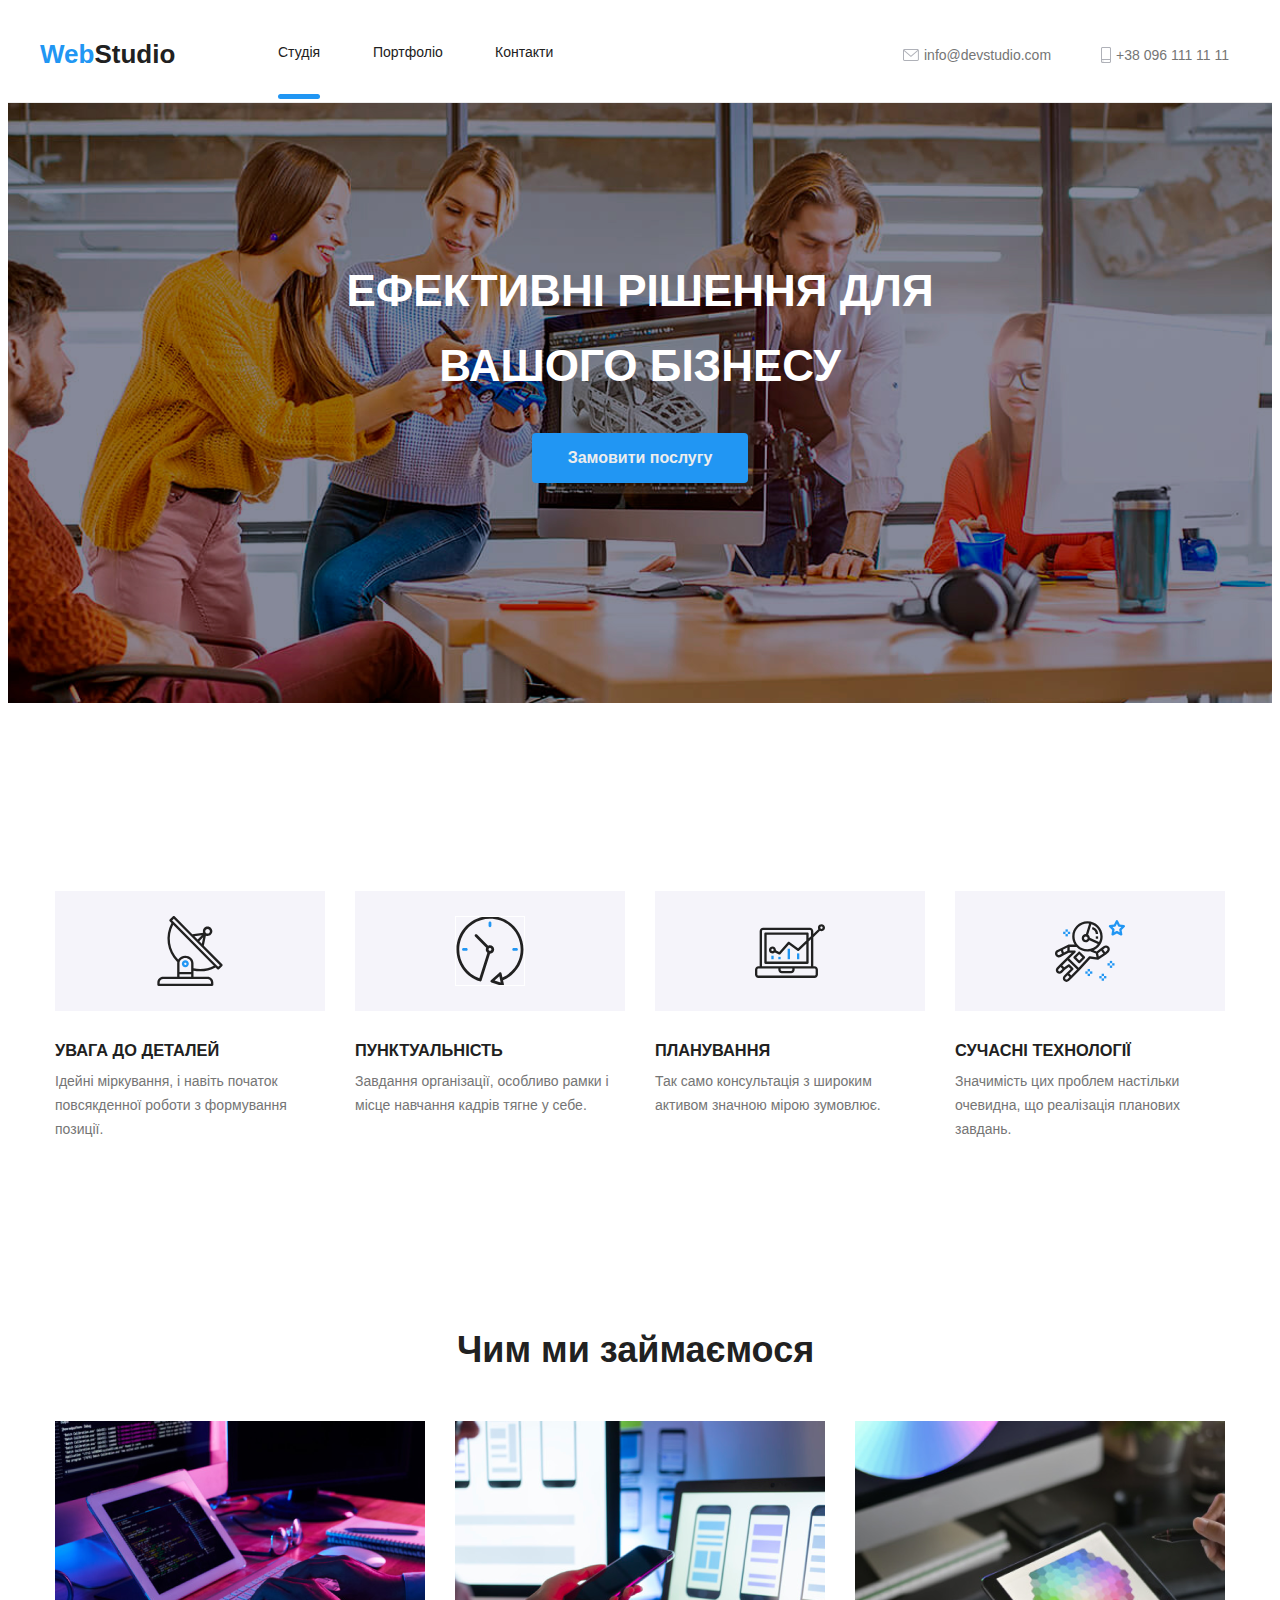
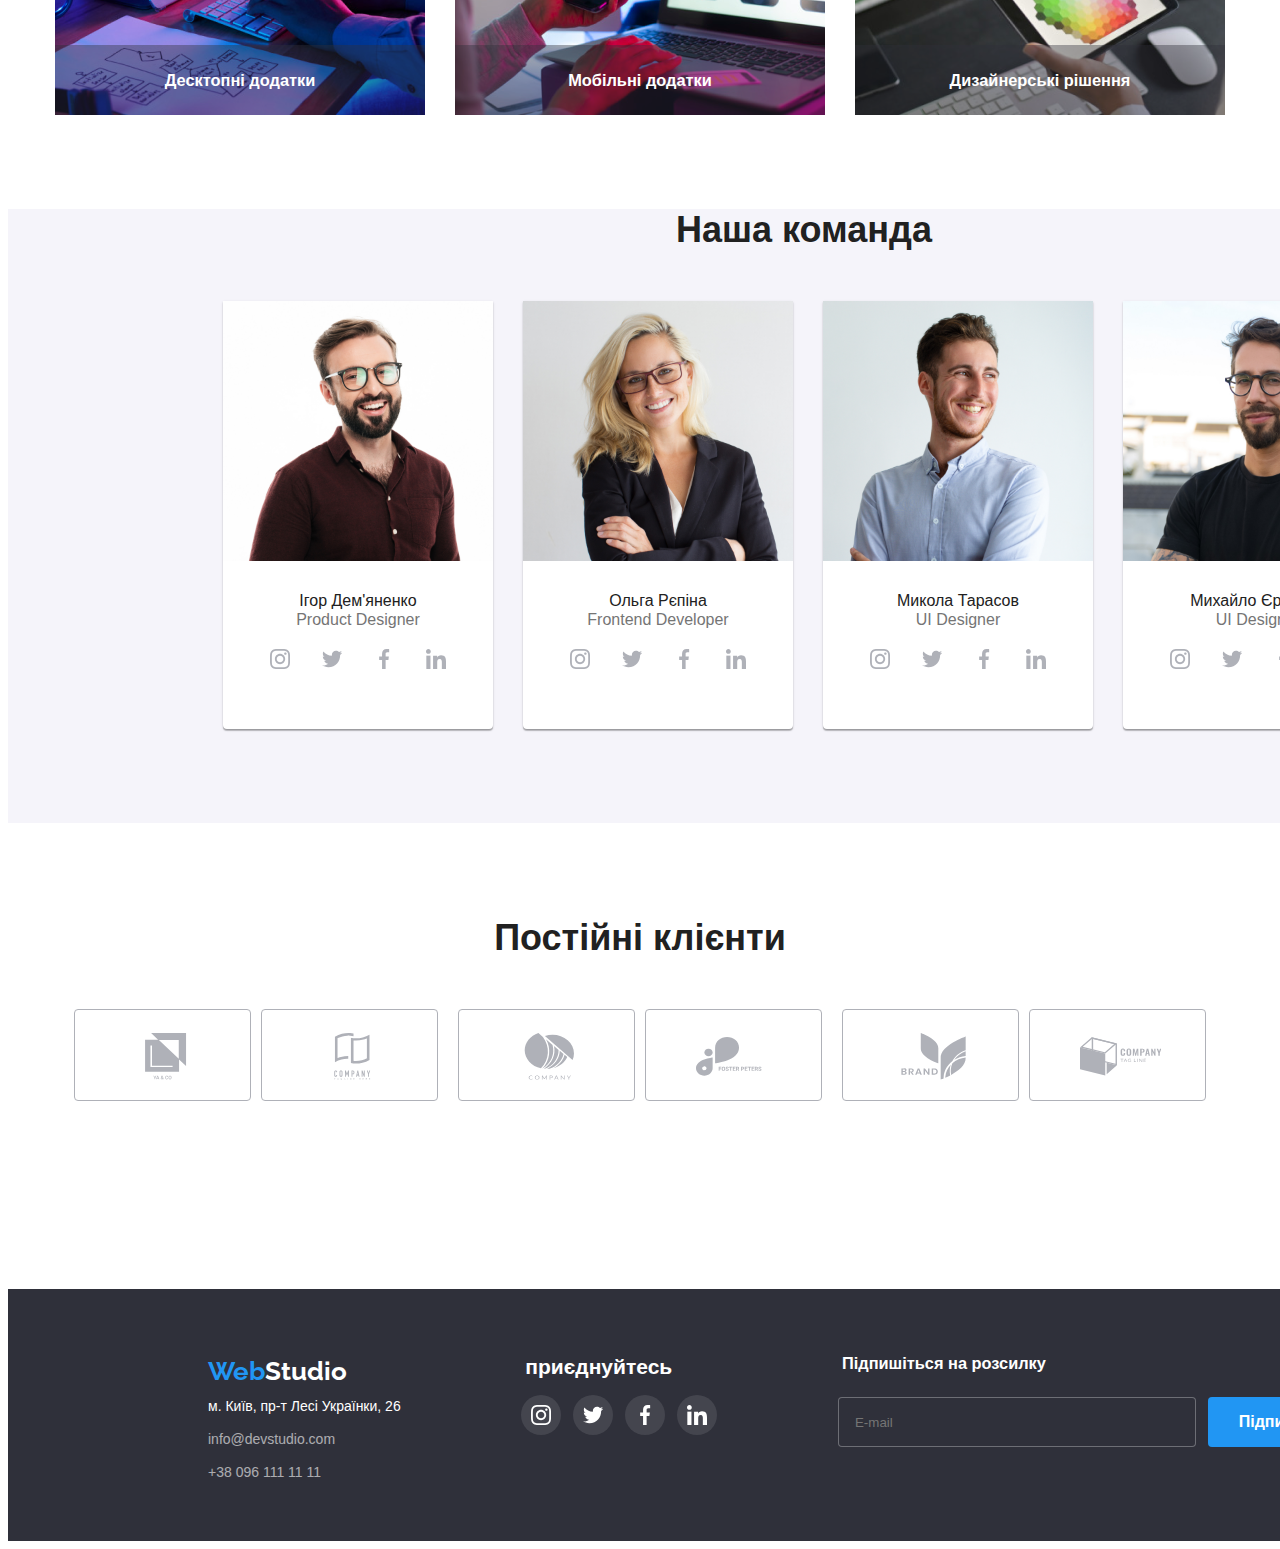
<file: index.html>
<!DOCTYPE html>
<html lang="ua">
  <head>
    <meta charset="UTF-8" />
    <meta name="viewport" content="width=device-width, initial-scale=1.0" />
    <title>WebStudio</title>
    <link rel="preconnect" href="https://fonts.googleapis.com">
    <link rel="preconnect" href="https://fonts.gstatic.com" crossorigin>
    <link href="https://fonts.googleapis.com/css2?family=Raleway:wght@0,100..900;1,100..900&family=Ubuntu:wght@300&display=swap" rel="stylesheet">
    <link rel="stylesheet" href="./css/style.css">
    <link rel="stylesheet" href="./css/normalize.css">
  </head>
  <body>
    <header class="header">
      <div class="container header-flex">
      <a class="header-logo" href="./index.html"><p lang="en"><span class="logo-start">Web</span><span class="logo-end">Studio</span></p></a>
      <nav class="header-nav">
        <ul class="header-list">
          <li class="header-item">
            <a class="header-link header-hover-item animation current" href="./index.html">Студія</a>
          </li>
          <li class="header-item">
            <a class="header-second-link header-hover-item animation" href="./portfolio.html">Портфоліо</a>
          </li>
          <li class="header-item">
            <a class="header-link header-hover-item animation" href="#">Контакти</a>
          </li>
        </ul>
      </nav>
      <ul class="header-contact">
        <li class="header-contact-item">
          <svg class="contact-icon" width="16" height="12">
              <use href="./img/symbol-defs.svg#envelope"/> 
              </svg>
          <a class="header-contact-mail header-hover-item contacts" href="mailto:info@devstudio.com">info@devstudio.com</a>
        </li>
        <li class="header-contact-item">
          <svg class="contact-icon" width="10" height="16">
              <use href="./img/symbol-defs.svg#smartphone"/> 
              </svg>
          <a class="header-contact-number header-hover-item contacts" href="tel:+380961111111">+38 096 111 11 11</a>
        </li>
      </ul>
    </header>
    <main class="main">
      <section class="hero">
      <div class="container hero-flex">
        <h1 class="hero-title">ЕФЕКТИВНІ РІШЕННЯ ДЛЯ ВАШОГО БІЗНЕСУ</h1>
        <button class="hero-button" data-open-modal type="button">Замовити послугу</button>
        </div>
      </section>
      <section class="information">
        <div class="container information-flex">
        <ul class="information-list">
          <li class="information-item antenna">
            <h3 class="information-name">УВАГА ДО ДЕТАЛЕЙ</h3>
            <p class="information-main">
              Ідейні міркування, і навіть початок повсякденної роботи з
              формування позиції.
            </p>
          </li>
          <li class="information-item clock">
            <h3 class="information-name">ПУНКТУАЛЬНІСТЬ</h3>
            <p class="information-main">
              Завдання організації, особливо рамки і місце навчання кадрів тягне
              у себе.
            </p>
          </li>
          <li class="information-item computer">
            <h3 class="information-name">ПЛАНУВАННЯ</h3>
            <p class="information-main">
              Так само консультація з широким активом значною мірою зумовлює.
            </p>
          </li>
          <li class="information-item astronaut">
            <h3 class="information-name">СУЧАСНІ ТЕХНОЛОГІЇ</h3>
            <p class="information-main">
              Значимість цих проблем настільки очевидна, що реалізація планових
              завдань.
            </p>
          </li>
        </ul>
        </div>
      </section>
      <section class="work">
        <div class="container work-flex">
        <h2 class="work-name">Чим ми займаємося</h2>
        <ul class="work-list">
          <li class="work-item">
            <div class="work-inner">
            <img class="work-img"
              src="./img/programming.png"
              alt="programming"
              width="370"
              height="294"
            />
            <div class="work-wrap">
            <h3 class="work-title">Десктопні додатки</h3>
            </div>
            </div>
          </li>
          <li class="work-item">
            <div class="work-inner">
            <img class="work-img"
              src="./img/frontend.png"
              alt="frontend"
              width="370"
              height="294"
            />
            <div class="work-wrap">
            <h3 class="work-title">Мобільні додатки</h3>
            </div>
            </div>
          </li>
          <li class="work-item">
            <div class="work-inner">
            <img class="work-img"
              src="./img/designing.png"
              alt="designing"
              width="370"
              height="294"
            />
            <div class="work-wrap">
            <h3 class="work-title">Дизайнерські рішення</h3>
            </div>
            </div>
          </li>
        </ul>
        </div>
      </section>
      <section class="team">
        <div class="container team-flex">
        <h2 class="team-name">Наша команда</h2>
        <ul class="team-list">
          <li class="team-item">
            <figure class="team-figure">
              <img class="team-img"
                src="./img/productDesigner.jpg"
                alt="Product Designer"
                width="270"
                height="260"
              />
              <figcaption class="team-caption">
                Ігор Дем'яненко
                <p class="team-job" lang="en">Product Designer</p>
              </figcaption>
              <ul class="media-list">
                <li class="media-item">
                  <a href="#">
                  <svg class="instagram media" width="40" height="40">
              <use href="./img/symbol-defs.svg#instagram"/> 
              </svg>
                  </a>
              
                </li>
                <li class="media-item">
                  <a href="#">
                <svg class="twitter media" width="40" height="40">
                <use href="./img/symbol-defs.svg#twitter"/> 
              </svg>
              </a>
                </li>

                <li class="media-item">
                  <a href="#">
                  <svg class="facebook media" width="40" height="40">
              <use href="./img/symbol-defs.svg#facebook"/> 
              </svg>
              </a>
              
                </li>

                <li class="media-item">
                  <a href="#">
                  <svg class="linkedin media" width="40" height="40">
              <use href="./img/symbol-defs.svg#linkedin"/> 
              </svg>
              </a>
              
                </li>

                
              </ul>

            </figure>
          </li>
          <li class="team-item">
            <figure class="team-figure">
              <img class="team-img"
                src="./img/frontendDeveloper.jpg"
                alt="Frontend Developer"
                width="270"
                height="260"
              />
              <figcaption class="team-caption">
                Ольга Рєпіна
                <p class="team-job" lang="en">Frontend Developer</p>
              </figcaption>
              <ul class="media-list">
                <li class="media-item">
                  <a href="#">
                  <svg class="instagram media" width="40" height="40">
              <use href="./img/symbol-defs.svg#instagram"/> 
              </svg>
                  </a>
              
                </li>
                <li class="media-item">
                  <a href="#">
                <svg class="twitter media" width="40" height="40">
                <use href="./img/symbol-defs.svg#twitter"/> 
              </svg>
              </a>
                </li>

                <li class="media-item">
                  <a href="#">
                  <svg class="facebook media" width="40" height="40">
              <use href="./img/symbol-defs.svg#facebook"/> 
              </svg>
              </a>
              
                </li>

                <li class="media-item">
                  <a href="#">
                  <svg class="linkedin media" width="40" height="40">
              <use href="./img/symbol-defs.svg#linkedin"/> 
              </svg>
              </a>
              
                </li>

                
              </ul>
            </figure>
          </li>
          <li class="team-item">
            <figure class="team-figure">
              <img class="team-img"
                src="./img/marketing.jpg"
                alt="Marketing"
                width="270"
                height="260"
              />
              <figcaption class="team-caption">
                Микола Тарасов
                <p class="team-job" lang="en">UI Designer</p>
              </figcaption>
              <ul class="media-list">
                <li class="media-item">
                  <a href="#">
                  <svg class="instagram media" width="40" height="40">
              <use href="./img/symbol-defs.svg#instagram"/> 
              </svg>
                  </a>
              
                </li>
                <li class="media-item">
                  <a href="#">
                <svg class="twitter media" width="40" height="40">
                <use href="./img/symbol-defs.svg#twitter"/> 
              </svg>
              </a>
                </li>

                <li class="media-item">
                  <a href="#">
                  <svg class="facebook media" width="40" height="40">
              <use href="./img/symbol-defs.svg#facebook"/> 
              </svg>
              </a>
              
                </li>

                <li class="media-item">
                  <a href="#">
                  <svg class="linkedin media" width="40" height="40">
              <use href="./img/symbol-defs.svg#linkedin"/> 
              </svg>
              </a>
              
                </li>

                
              </ul>
            </figure>
          </li>
          <li class="team-item">
            <figure class="team-figure">
              <img class="team-img"
                src="./img/UIdesigner.jpg"
                alt="UI Designer"
                width="270"
                height="260"
              />
              <figcaption class="team-caption">
                Михайло Єрмаков
                <p class="team-job" lang="en">UI Designer</p>
              </figcaption>
              <ul class="media-list">
                <li class="media-item">
                  <a href="#">
                  <svg class="instagram media" width="40" height="40">
              <use href="./img/symbol-defs.svg#instagram"/> 
              </svg>
                  </a>
              
                </li>
                <li class="media-item">
                  <a href="#">
                <svg class="twitter media" width="40" height="40">
                <use href="./img/symbol-defs.svg#twitter"/> 
              </svg>
              </a>
                </li>

                <li class="media-item">
                  <a href="#">
                  <svg class="facebook media" width="40" height="40">
              <use href="./img/symbol-defs.svg#facebook"/> 
              </svg>
              </a>
              
                </li>

                <li class="media-item">
                  <a href="#">
                  <svg class="linkedin media" width="40" height="40">
              <use href="./img/symbol-defs.svg#linkedin"/> 
              </svg>
              </a>
              
                </li>

                
              </ul>
            </figure>
          </li>
        </ul>
        </div>
      </section>
      <section class="customers">
        <div class="container">
          <h2 class="customers-title">Постійні клієнти</h2>
          <ul class="customers-list">
            <li class="customers-item customer">
              <svg class="customer" width="41" height="46.7">
              <use href="./img/symbol-defs.svg#ya-co"/> 
              </svg>
            </li>
            <li class="customers-item customer">
              <svg class="customer" width="41" height="46.7">
              <use href="./img/symbol-defs.svg#company-tagline-here"/> 
              </svg>
            <li>
              <li class="customers-item customer">
              <svg class="customer" width="41" height="46.7">
              <use href="./img/symbol-defs.svg#company"/> 
              </svg>
            </li>
            <li class="customers-item customer">
              <svg class="customer" width="41" height="46.7">
              <use href="./img/symbol-defs.svg#foster-peters"/> 
              </svg>
            <li>
              <li class="customers-item customer">
              <svg class="customer" width="41" height="46.7">
              <use href="./img/symbol-defs.svg#brand"/> 
              </svg>
            </li>
            <li class="customers-item customer">
              <svg class="customer" width="41" height="46.7">
              <use href="./img/symbol-defs.svg#company-tagline"/> 
              </svg>
            </li>

          </ul>
        </div>
      </section>
    </main>
    <footer class="footer">
      <div class="container footer-flex">
        <address>
      <a class="footer-logo" href="./index.html"><p lang="en"><span class="logo-start">Web</span><span class="footer-logo-end">Studio</span></p></a>
      <ul class="footer-list">
        <li class="footer-item">
          <p class="footer-addres">м. Київ, пр-т Лесі Українки, 26</p>
        </li>
        <li class="footer-item">
          <a class="footer-contact" href="mailto:info@devstudio.com">info@devstudio.com</a>
        </li>
        <li class="footer-item">
          <a class="footer-contact" href="tel:+380961111111">+38 096 111 11 11</a>
        </li>
      </ul>
      </address>
      <div class="footer-media-flex">
        <h2 class="join-us">приєднуйтесь</h2>
      <ul class="media-list footer-media">
                <li class="media-item media-footer">
                  <a href="#">
                  <svg class="instagram media footer-svg" width="40" height="40">
              <use href="./img/symbol-defs.svg#instagram"/> 
              </svg>
                  </a>
              
                </li>
                <li class="media-item media-footer">
                  <a href="#">
                <svg class="twitter media footer-svg" width="40" height="40">
                <use href="./img/symbol-defs.svg#twitter"/> 
              </svg>
              </a>
                </li>

                <li class="media-item media-footer">
                  <a href="#">
                  <svg class="facebook media footer-svg" width="40" height="40">
              <use href="./img/symbol-defs.svg#facebook"/> 
              </svg>
              </a>
              
                </li>

                <li class="media-item media-footer">
                  <a href="#">
                  <svg class="linkedin media footer-svg" width="40" height="40">
              <use href="./img/symbol-defs.svg#linkedin"/> 
              </svg>
              </a>
              
                </li>

                
              </ul>
              </div>
              <div class="email-holder">
              <h3 class="footer-describsion">Підпишіться на розсилку</h3>
              <form class="footer-form" action="">
              <input class="footer-email" type="email" name="" placeholder="E-mail" id="">
              <div class="submit-wrapper">
              <button class="submit-footer" type="submit">Підписатися</button>
              <svg class="submit-icon" width="24" height="24">
              <use href="./img/symbol-defs.svg#send-footer"/> 
              </svg>
              </div>
              </form>
              </div>

      </div>
    </footer>
    <div class="backdrop is-hidden" data-modal>
      <div class="modal">
        <button class="btn" data-close-modal>
          <svg class="close-modal" width="11" height="11">
              <use href="./img/symbol-defs.svg#close-modal"/> 
              </svg>
        </button>
        <h3 class="modal-title">Залиште свої дані, ми вам передзвонимо</h3>
        <form class="form" action="#">
          <label class="label-modal" for="">
            <span class="form-describsion">Ім'я</span>
            <input class="name input" type="text" required>
            <svg class="name-icon" width="12" height="12">
              <use href="./img/symbol-defs.svg#name-modal"/> 
              </svg>
          </label>
          <label class="label-modal" for="">
            <span class="form-describsion">Телефон</span>
            <input class="phone input" type="tel" min="0" max="9" minlength="9" maxlength="9" required>
            <svg class="phone-icon" width="12" height="12">
              <use href="./img/symbol-defs.svg#phone-modal"/> 
              </svg>
          </label>
          <label class="label-modal" for="">
            <span class="form-describsion">Пошта</span>
            <input class="envelope input" type="email" required>
            <svg class="envelope-icon" width="12" height="12">
              <use href="./img/symbol-defs.svg#envelope-modal"/> 
              </svg>
          </label>
          <label class="label-modal" for="">
            <span class="form-describsion">Коментар</span>
            <textarea name="comment" class="comment" placeholder="Введіть текст" id=""></textarea>
          </label>
          <label class="label-modal checkbox" for="">
            <input type="checkbox" class="checkbox-input" required name="" id="">
            <span class="form-describsion checkbox-descibsion">Погоджуюся з розсилкою та приймаю <a class="checkbox-link" href="#">Умови договору </a></span>
          </label>
          <button class="submit-form" type="submit">Відправити</button>
        </form>
      </div>
    </div>
    <script src="./js/script.js"></script>
  </body>
</html>
</file>
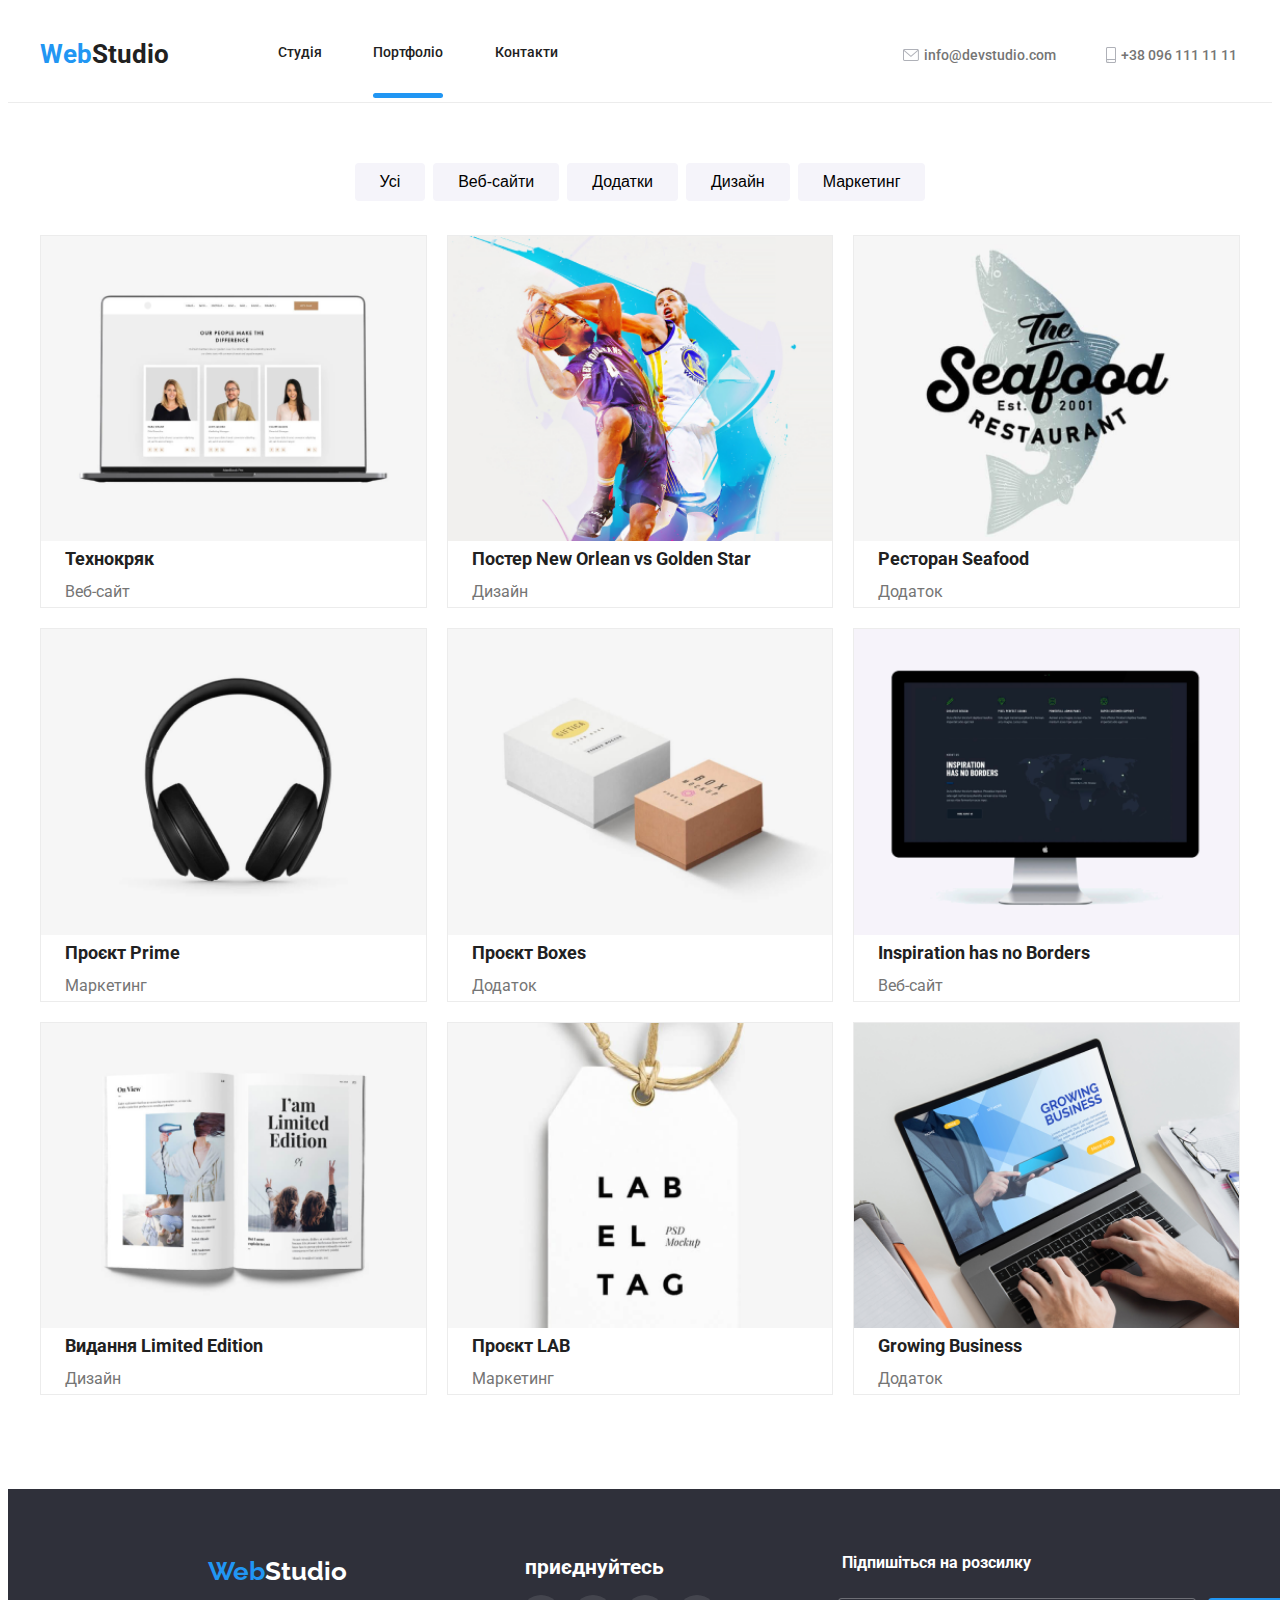
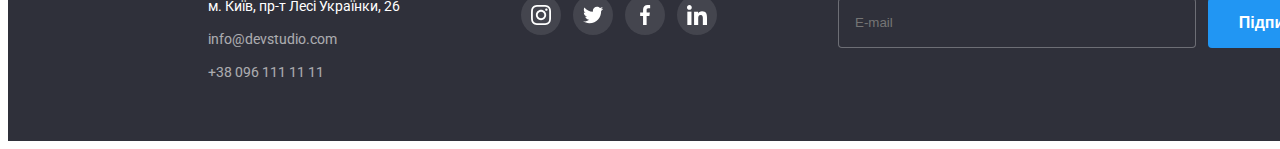
<file: portfolio.html>
<!DOCTYPE html>
<html lang="en">
  <head>
    <meta charset="UTF-8" />
    <meta name="viewport" content="width=device-width, initial-scale=1.0" />
    <title>WebStudio Portfolio</title>
    <link rel="preconnect" href="https://fonts.googleapis.com">
<link rel="preconnect" href="https://fonts.gstatic.com" crossorigin>
<link href="https://fonts.googleapis.com/css2?family=Raleway:ital,wght@0,100..900;1,100..900&family=Roboto&display=swap" rel="stylesheet">
    <link rel="stylesheet" href="./css/style.css">
    <link rel="stylesheet" href="./css/normalize.css">
  </head>
  <body>
<header class="header">
      <div class="container header-flex">
      <a class="header-logo" href="./index.html"><p lang="en"><span class="logo-start">Web</span><span class="logo-end">Studio</span></p></a>
      <nav class="header-nav">
        <ul class="header-list">
          <li class="header-item">
            <a class="header-link header-hover-item animation" href="./index.html">Студія</a>
          </li>
          <li class="header-item">
            <a class="header-second-link header-hover-item animation current" href="./portfolio.html">Портфоліо</a>
          </li>
          <li class="header-item">
            <a class="header-link header-hover-item animation" href="#">Контакти</a>
          </li>
        </ul>
      </nav>
      <ul class="header-contact">
        <li class="header-contact-item">
          <svg class="contact-icon" width="16" height="12">
              <use href="./img/symbol-defs.svg#envelope"/> 
              </svg>
          <a class="header-contact-mail header-hover-item contacts" href="mailto:info@devstudio.com">info@devstudio.com</a>
        </li>
        <li class="header-contact-item">
          <svg class="contact-icon" width="10" height="16">
              <use href="./img/symbol-defs.svg#smartphone"/> 
              </svg>
          <a class="header-contact-number header-hover-item contacts" href="tel:+380961111111">+38 096 111 11 11</a>
        </li>
      </ul>
    </header>
    <main class="main main-portfolio">
      <div class="container projects-flex">
        <ul class="sorting-list">
        <li class="sorting-item"><button class="sorting-button" type="button">Усі</button></li>
        <li class="sorting-item"><button class="sorting-button" type="button">Веб-сайти</button></li>
        <li class="sorting-item"><button class="sorting-button" type="button">Додатки</button></li>
        <li class="sorting-item"><button class="sorting-button" type="button">Дизайн</button></li>
        <li class="sorting-item"><button class="sorting-button" type="button">Маркетинг</button></li>
      </ul>
      <ul class="projects-list">
        <li class="projects-item">
          <a class="projects-link" href="#">
            <div class="overlay-holder">
              
            <img class="projects-img" src="./img/techno.png" alt="Технокряк" />
            <div class="projects-overlay">Ресурс пропонує комплексні пропозиції з різним рівнем функціоналу та сервісів. Все це дозволить відвідувачу отримати вичерпні відомості про компанію чи приватну особу.</div>
            </div>
            <div class="name-holder">
            <h2 class="projects-name">Технокряк</h2>
            <p class="projects-caption">Веб-сайт</p>
            </div>
          </a>
        </li>
        <li class="projects-item">
          <a class="projects-link" href="#">
            <div class="overlay-holder">
              
            <img class="projects-img" src="./img/poster.png" alt="New Orlean vs Golden Star" />
            <div class="projects-overlay">Ресурс пропонує комплексні пропозиції з різним рівнем функціоналу та сервісів. Все це дозволить відвідувачу отримати вичерпні відомості про компанію чи приватну особу.</div>
            </div>
            <div class="name-holder">
            <h2 class="projects-name">Постер New Orlean vs Golden Star</h2>
            <p class="projects-caption">Дизайн</p>
            </div>
          </a>
        </li>
        <li class="projects-item">
          <a class="projects-link" href="#">
            <div class="overlay-holder">
              
            <img class="projects-img" src="./img/seaFoodRestaurant.png" alt="The seafood restaurant" />
            <div class="projects-overlay">Ресурс пропонує комплексні пропозиції з різним рівнем функціоналу та сервісів. Все це дозволить відвідувачу отримати вичерпні відомості про компанію чи приватну особу.</div>
            </div>
            <div class="name-holder">
            <h2 class="projects-name">Ресторан Seafood</h2>
            <p class="projects-caption">Додаток</p>
            </div>
          </a>
        </li>
        <li class="projects-item">
          <a class="projects-link" href="#">
            <div class="overlay-holder">
              
            <img class="projects-img" src="./img/prime.png" alt="Prime" />
            <div class="projects-overlay">Ресурс пропонує комплексні пропозиції з різним рівнем функціоналу та сервісів. Все це дозволить відвідувачу отримати вичерпні відомості про компанію чи приватну особу.</div>
            </div>
            <div class="name-holder">
            <h2 class="projects-name">Проєкт Prime</h2>
            <p class="projects-caption">Маркетинг</p>
            </div>
          </a>
        </li>
        <li class="projects-item">
          <a class="projects-link" href="#">
            <div class="overlay-holder">
              
            <img class="projects-img" src="./img/boxes.png" alt="Boxes" />
            <div class="projects-overlay">Ресурс пропонує комплексні пропозиції з різним рівнем функціоналу та сервісів. Все це дозволить відвідувачу отримати вичерпні відомості про компанію чи приватну особу.</div>
            </div>
            <div class="name-holder">
            <h2 class="projects-name">Проєкт Boxes</h2>
            <p class="projects-caption">Додаток</p>
            </div>
          </a>
        </li>
        <li class="projects-item">
          <a class="projects-link" href="#">
            <div class="overlay-holder">
              
            <img class="projects-img" src="./img/inspiration.png" alt="Inspiration has no borders" />
            <div class="projects-overlay">Ресурс пропонує комплексні пропозиції з різним рівнем функціоналу та сервісів. Все це дозволить відвідувачу отримати вичерпні відомості про компанію чи приватну особу.</div>
            </div>
            <div class="name-holder">
            <h2 class="projects-name">Inspiration has no Borders</h2>
            <p class="projects-caption">Веб-сайт</p>
            </div>
          </a>
        </li>
        <li class="projects-item">
          <a class="projects-link" href="#">
            <div class="overlay-holder">
              
            <img class="projects-img" src="./img/limitedEdition.png" alt="Limited Edition" />
            <div class="projects-overlay">Ресурс пропонує комплексні пропозиції з різним рівнем функціоналу та сервісів. Все це дозволить відвідувачу отримати вичерпні відомості про компанію чи приватну особу.</div>
            </div>
            <div class="name-holder">
            <h2 class="projects-name">Видання Limited Edition</h2>
            <p class="projects-caption">Дизайн</p>
            </div>
          </a>
        </li>
        <li class="projects-item">
          <a class="projects-link" href="#">
            <div class="overlay-holder">
              
            <img class="projects-img" src="./img/Lab.png" alt="LAB" />
            <div class="projects-overlay">Ресурс пропонує комплексні пропозиції з різним рівнем функціоналу та сервісів. Все це дозволить відвідувачу отримати вичерпні відомості про компанію чи приватну особу.</div>
            </div>
            <div class="name-holder">
            <h2 class="projects-name">Проєкт LAB</h2>
            <p class="projects-caption">Маркетинг</p>
            </div>
          </a>
        </li>
        <li class="projects-item">
          <a class="projects-link" href="#">
            <div class="overlay-holder">
              
            <img class="projects-img" src="./img/business.png" alt="Growing Business" />
            <div class="projects-overlay">Ресурс пропонує комплексні пропозиції з різним рівнем функціоналу та сервісів. Все це дозволить відвідувачу отримати вичерпні відомості про компанію чи приватну особу.</div>
            </div>
            <div class="name-holder">
            <h2 class="projects-name">Growing Business</h2>
            <p class="projects-caption">Додаток</p>
            </div>
          </a>
        </li>
      </ul>
      </div>
    </main>
    <footer class="footer">
      <div class="container footer-flex">
        <address>
      <a class="footer-logo" href="./index.html"><p lang="en"><span class="logo-start">Web</span><span class="footer-logo-end">Studio</span></p></a>
      <ul class="footer-list">
        <li class="footer-item">
          <p class="footer-addres">м. Київ, пр-т Лесі Українки, 26</p>
        </li>
        <li class="footer-item">
          <a class="footer-contact" href="mailto:info@devstudio.com">info@devstudio.com</a>
        </li>
        <li class="footer-item">
          <a class="footer-contact" href="tel:+380961111111">+38 096 111 11 11</a>
        </li>
      </ul>
      </address>
      <div class="footer-media-flex">
        <h2 class="join-us">приєднуйтесь</h2>
      <ul class="media-list footer-media">
                <li class="media-item media-footer">
                  <a href="#">
                  <svg class="instagram media footer-svg" width="40" height="40">
              <use href="./img/symbol-defs.svg#instagram"/> 
              </svg>
                  </a>
              
                </li>
                <li class="media-item media-footer">
                  <a href="#">
                <svg class="twitter media footer-svg" width="40" height="40">
                <use href="./img/symbol-defs.svg#twitter"/> 
              </svg>
              </a>
                </li>

                <li class="media-item media-footer">
                  <a href="#">
                  <svg class="facebook media footer-svg" width="40" height="40">
              <use href="./img/symbol-defs.svg#facebook"/> 
              </svg>
              </a>
              
                </li>

                <li class="media-item media-footer">
                  <a href="#">
                  <svg class="linkedin media footer-svg" width="40" height="40">
              <use href="./img/symbol-defs.svg#linkedin"/> 
              </svg>
              </a>
              
                </li>

                
              </ul>
              </div>
              <div class="email-holder">
              <h3 class="footer-describsion">Підпишіться на розсилку</h3>
              <form class="footer-form" action="">
              <input class="footer-email" type="email" name="" placeholder="E-mail" id="">
              <div class="submit-wrapper">
              <button class="submit-footer" type="submit">Підписатися</button>
              <svg class="submit-icon" width="24" height="24">
              <use href="./img/symbol-defs.svg#send-footer"/> 
              </svg>
              </div>
              </form>
              </div>

      </div>
    </footer>
  </body>
</html>
</file>
<file: css/style.css>
:root {
    --logo-color: rgb(33, 150, 243);
    --third-text-color: rgb(117, 117, 117);
    --second-text-color: rgb(237, 237, 237);
    --main-text-color: rgb(33, 33, 33);
    --team-background-color: rgb(245, 244, 250);
    --second-background-color: rgb(47, 48, 58);
    --main-background-color: rgb(255, 255, 255);
    --overlay: rgba(47, 48, 58, 0.4);
    --border-color: rgb(238, 238, 238);
    --icon-color: rgb(175, 177, 184);
    --footer-icon-background: rgba(255, 255, 255, 0.1);
    --border-color: rgb(236, 236, 236);
    --input-border-color: rgba(33 , 33, 33, 0.2);
    --shadow-submit-btn: rgba(0, 0, 0, 0.15);
    --footer-email-border: rgba(255, 255, 255, 0.3);
    --projects-overlay: rgba(33, 150, 243, 0.9);
}

.container {
    width: 1230px;
    padding-left: 15px;
    padding-right: 15px;
    margin-left: auto;
    margin-right: auto;
    
}

body {
    color: var(--main-text-color);
    font-family: "Roboto", sans-serif;
    font-size: 14px;
    font-weight: 400;
    line-height: calc(24 / 14);
}

.instagram {

    display: flex;

    padding: 10px;
    fill: var(--icon-color);
}


.twitter {

    display: flex;

    padding: 10px;
    fill: var(--icon-color);
}

.facebook {

    display: flex;

    padding: 10px;
    fill: var(--icon-color);
}

.linkedin {

    display: flex;

    padding: 10px;
    fill: var(--icon-color);
}


.media-item {
    transform: scale(1);
    transition: transform 250ms cubic-bezier(0.4, 0, 0.2, 1);
}

.media-item:hover {
    transform: scale(1.1);
    border-radius: 50%;
    background-color: var(--logo-color);
}

.media-list {
    padding-top: 10px;
    display: flex;
    justify-content: center;
    gap: 12px;
    
}

.media:hover {
    
    fill: var(--main-background-color);
}



/* HEADER */

.contact-icon {
    fill: var(--icon-color);

}


.header-contact-item {
    display: flex;
    align-items: center;
    gap: 5px;
}


.header-contact-item,
.header-contact-item .contact-icon {
    transform: scale(1);
        transition: transform 250ms cubic-bezier(0.4, 0, 0.2, 1);
}

.header-contact-item:hover,
.header-contact-item:hover .contact-icon {
    transform: scale(1.1);
    fill: var(--logo-color);
    color: var(--logo-color);
}





.header {
    background-color: var(--main-background-color);
    border-bottom: 1px solid var(--border-color);
}

.header-portfolio {
    margin-bottom: 94px;
}




.header-contact-link {
    color: var(--third-text-color);
}

.header-flex {
    display: flex;
}

.header-logo,
.footer-logo {
    font-family: "Raleway", sans-serif;
    font-size: 26px;
    font-weight: 700;
    line-height: (calc(31 / 26));
}

.logo-start {
    color: var(--logo-color);
}

.logo-end {
    color: var(--main-text-color);
}

.footer-logo-end {
    color: var(--main-background-color);
}

.header-logo {
    margin-top: 24px;
    margin-bottom: 25px;
    margin-right: 93px;
    font-family: "Roboto", sans-serif;
    font-weight: 700;
    width: 145px;
}

.header-nav {
    font-weight: 500;
    line-height: (calc(16 / 14));
    color: var(--main-text-color);
}

.header-list {
    display: flex;
    flex-wrap: wrap;
    margin-top: 32px;
    margin-bottom: 32px;
}

.header-item {
    width: 44px;
    margin-right: 51px;
}

.header-contact-item:not(:last-child) {
    margin-right: 50px;
}

.header-item:nth-child(2) {
    width: 72px;
    margin-right: 50px;
}

.header-item:nth-child(3) {
    width: 64px;
    margin-right: 344px;
}

.header-hover-item {
    position: relative;
    color: var(--main-text-color);
}


.header-hover-item:is(:focus, :hover) {
    color: var(--logo-color);
}

.contacts {
    color: var(--third-text-color);
}


.animation::before {
    display: block;
    position: absolute;
    content: " ";
    top: 50px;
    width: 100%;
    height: 5px;
    background-color: var(--logo-color);
    transform: scaleX(0);
    border-radius: 20px;
    transition: transform 300ms cubic-bezier(0.42, 0, 0.12, 0.93);
}

.animation:hover::before {
    transform: scaleX(1);
}

.header-link {
    position: relative;
    padding-bottom: 39px;
}

.header-link.current:hover::after {
    content: none;
}

.header-link.current::after {
    display: block;
        position: absolute;
        content: " ";
        bottom: 0;
        width: 100%;
        height: 5px;
        background-color: var(--logo-color);
        border-radius: 20px;
}



.header-second-link.current:hover::after {
    content: none;
}

.header-second-link {
    position: relative;
    padding-bottom: 39px;
}

.header-second-link.current::after {
    display: block;
    position: absolute;
    content: " ";
    bottom: 1px;
    width: 100%;
    height: 5px;
    background-color: var(--logo-color);
    border-radius: 20px;
}

.header-first-link,
.header-second-link {
    line-height: (calc(16 / 14));
}

.header-contact {
    font-weight: 500;
    line-height: (calc(16 / 14));
    display: flex;
    flex-wrap: wrap;
    margin-top: 32px;
    margin-bottom: 32px;
    color: var(--third-text-color);
}

.header-contact-link {
    line-height: 16px;
    color: var(--third-text-color);
}


/* MAIN */

.main-portfolio {
    margin-bottom: 94px;
}

/* HERO */

.hero {
    margin-bottom: 94px;
    height: 600px;
    text-align: center;
    background-image: url(../img/hero.png);
    background-position: center;
    background-repeat: no-repeat;
    background-size: 1600px;

}

.overlay {
    max-width: 1600px;
    height: 480px;
    margin-left: auto;
    margin-right: auto;
    outline: 1px solid black;
    background-image: linear-gradient(to right, var(--overlay)100%, var(--overlay)100%),
        url(../img/hero.png);
    background-repeat: no-repeat;
    background-position: center;
    background-size: cover;

}

.hero-flex {
    height: 100%;
    width: 1230px;
    margin: 0 auto;
    padding: 0;
}

.hero-title {
    font-size: 44px;
    font-weight: 900;
    line-height: (calc(60 / 44));
    margin-bottom: 30px;
    width: 696px;
    margin-left: auto;
    margin-right: auto;
    color: var(--main-background-color);
    padding-top: 150px;
}

.hero-button {
    color: var(--second-text-color);
    font-size: 16px;
    font-weight: 700;
    line-height: calc(30 / 16);
    width: 216px;
    height: 50px;
    border-radius: 4px;
    cursor: pointer;
    background: var(--logo-color);
    border: none;
    transform: scale(1);
    transition: transform 300ms ease-in-out;
}

.hero-button:hover {
    transform: scale(1.1);
}

/* INFORMATION */

.information,
.work {
    background-color: var(--main-background-color);
}

.information-name {
    color: var(--main-text-color);
    font-weight: 700;
    line-height: calc(16 / 14);
    margin-bottom: 10px;
}

.information-list {
    display: flex;
    margin-left: auto;
    margin-right: auto;
    margin-bottom: 94px;
    justify-content: center;
}

.information-item {
    width: 270px;
    margin-top: 94px;
    margin-bottom: 94px;
}


.antenna::before {
    content: " ";
    display: block;

    width: 270px;
    height: 120px;

    margin-bottom: 30px;

    background-color: var(--team-background-color);
    background-image: url(../img/Antenna.svg);
    background-repeat: no-repeat;
    background-position: center;
}


.clock::before {
    content: " ";
    display: block;

    width: 270px;
    height: 120px;

    margin-bottom: 30px;

    background-color: var(--team-background-color);
    background-image: url(../img/Clock.svg);
    background-repeat: no-repeat;
    background-position: center;
}


.computer::before {
    content: " ";
    display: block;

    width: 270px;
    height: 120px;

    margin-bottom: 30px;

    background-color: var(--team-background-color);
    background-image: url(../img/Computer.svg);
    background-repeat: no-repeat;
    background-position: center;
}


.astronaut::before {
    content: " ";
    display: block;

    width: 270px;
    height: 120px;

    margin-bottom: 30px;

    background-color: var(--team-background-color);
    background-image: url(../img/Astronaut.svg);
    background-repeat: no-repeat;
    background-position: center;
}



.information-item:not(:last-child) {
    margin-right: 30px;
}

.information-main {
    color: var(--third-text-color);
}

/* WORK */

.work {
    margin-bottom: 94px;
}

.work-name,
.team-name {
    color: var(--main-text-color);
    font-size: 36px;
    font-weight: 700;
    line-height: calc(42 / 36);
    /* margin-bottom: 50px; */
}

.work-name {
    width: 366px;
    margin-left: auto;
    margin-right: auto;
    margin-bottom: 50px;
}

.work-list {
    display: flex;
    margin-left: auto;
    margin-right: auto;
    margin-bottom: 94px;
    justify-content: center;
}

.work-inner {
    position: relative;
}

.work-title {
    color: var(--main-background-color);
}

.work-wrap {
    display: flex;
    justify-content: center;
    align-items: center;
    position: absolute;
    bottom: 0;
    background-color: var(--overlay);
    width: 100%;
    height: 70px;
}

.work-item:not(:last-child) {
    margin-right: 30px;
}

/* TEAM */

.team {
    margin-bottom: 60px;
    background-color: var(--team-background-color);
    width: 1600px;
    margin: 0 auto;

}

.team-name {
    margin-bottom: 50px;
    margin-left: auto;
    margin-right: auto;
    width: 264px;
}

.team-list {
    display: flex;
    flex-wrap: wrap;
    margin-bottom: 94px;
    margin-left: auto;
    margin-right: auto;
    justify-content: center;
}

.team-item {
    display: flex;
    width: 270px;
    height: 428px;
    border-radius: 0px 0px 4px 4px;
    box-shadow: 0px 2px 1px 0px rgba(0, 0, 0, 0.2), 0px 1px 1px 0px rgba(0, 0, 0, 0.14), 0px 1px 3px 0px rgba(0, 0, 0, 0.12);
    background: rgb(255, 255, 255);
    margin-bottom: 94px;

}

.team-item:not(:last-child) {
    margin-right: 30px;
}

.team-figure {
    text-align: center;
}

.team-caption {
    color: var(--main-text-color);
    font-size: 16px;
    font-weight: 500;
    line-height: calc(19 / 16);
    padding-top: 30px;
}

.team-job {
    color: var(--third-text-color);
    font-size: 16px;
    font-weight: 400;
    line-height: calc(19 / 16);
}

/* CUSTOMERS */

.customers {
    display: flex;
    justify-content: center;
    margin: 0 auto;
    text-align: center;
    margin-bottom: 94px;

}




.customer {
    fill: var(--icon-color);
    width: 81px;
    height: 46.7px;
}

.customers-list {
    display: flex;
    justify-content: center;
    margin-bottom: 94px;
    gap: 10px;
    margin-top: 50px;
}


.customers-title {
    font-size: 36px;
    font-weight: 700;
    line-height: 42px;
    letter-spacing: 3%;
}



.customers-item {
    border-radius: 4px;
    width: 170px;
    height: 92px;
    border: 1px solid var(--icon-color);
    padding-top: 23px;
    padding-bottom: 37.3px;
    padding-left: 50px;
    padding-right: 125px;
    transform: scale(1);
    transition: transform 250ms cubic-bezier(0.4, 0, 0.2, 1);

}

.customers-item:hover,
.customers-item:hover .customer {
    border-color: var(--logo-color);
    fill: var(--logo-color);
    transform: scale(1.1);
}




/* FOOTER */

.footer-media-flex {
    display: flex;
    flex-direction: column;
    align-items: flex-start;
    
}


.footer-describsion {
    margin-bottom: 20px;
}

.media-footer {
    background-color: var(--footer-icon-background);
    border-radius: 50%;
}

.footer-svg {
    fill: var(--main-background-color);
}

.join-us {
    padding-left: 4px;
    color: var(--main-background-color);
}

.footer {
    width: 1600px;
    height: 252px;
    background-color: var(--second-background-color);
    margin: 0 auto;
}

.footer-flex {
    display: flex;
    justify-content: space-between;
    align-items: start;
    padding-top: 60px;
    height: 100%;
}

.footer-form {
    display: flex;
}

.footer-list {
    font-style: normal;
}

.footer-logo {
    font-weight: 700;
    font-style: normal;
    margin-top: 60px;
    margin-bottom: 20px;
}

.footer-item {
    margin-bottom: 9px;
    color: var(--main-background-color);
}

.footer-contact {
    color: var(--main-background-color);
    opacity: 60%;
}

.footer-item:last-child {
    margin-bottom: 60px;
}

.footer-describsion {
    padding-left: 4px;
        color: var(--main-background-color);
}

.email-holder {
    display: flex;
    justify-content: flex-end;
    align-items: start;
    flex-direction: column;
}

.submit-wrapper {
    position: relative;
}

.submit-footer {
    background-color: var(--logo-color);
    color: var(--main-background-color);
    border: none;
    font-size: 16px;
        font-weight: 700;
        line-height: 30px;
        letter-spacing: 6%;
    padding-right: 45px;
    margin-left: 12px;
    border-radius: 4px;
    width: 200px;
    height: 50px;
}

.footer-email {
    background-color: var(--second-background-color);
    outline: none;
    border: 1px solid var(--footer-email-border);
    border-radius: 4px;
    padding-left: 16px;
    width: 358px;
    height: 50px;
    color: var(--main-background-color);
}

.footer-email:focus {
    color: var(--main-background-color);
}

.submit-icon {
    position: absolute;
    top: 15px;
    right: 30px;
    fill: var(--main-background-color);
}

/* SORTING */

.sorting-list {
    display: flex;
    flex-wrap: wrap;
    margin-bottom: 34px;
    justify-content: center;
    padding-top: 60px;
}

.sorting-item:not(:last-child) {
    margin-right: 8px;
}

.sorting-button {
    font-size: 16px;
    font-weight: 500;
    line-height: calc(26 / 16);
    background: var(--team-background-color);
    cursor: pointer;
    border-radius: 4px;
    padding-left: 25px;
    padding-right: 25px;
    padding-top: 6px;
    padding-bottom: 6px;
    border: none;
    transform: scale(1);
    transition: transform 250ms cubic-bezier(0.4, 0, 0.2, 1);
}

.sorting-button:is(:focus, :hover) {
    transform: scale(1.1);
    color: var(--main-background-color);
    background: var(--logo-color);
    box-shadow: 0px 2px 2px 0px rgba(0, 0, 0, 0.12), 0px 1px 2px 0px rgba(0, 0, 0, 0.08), 0px 3px 1px 0px rgba(0, 0, 0, 0.1);
}

/* PROJECTS */


.projects-list {
    display: flex;
    flex-wrap: wrap;
    justify-content: center;
    gap: 20px;

}



.overlay-holder {
    overflow: hidden;
    position: relative;
}

.overlay-holder:hover .projects-overlay {
    top: 305px;
    transform: translateY(-305px);
}

.projects-overlay {
    color: var(--main-background-color);
    display: flex;
    justify-content: center;
    text-align: left;
    padding-top: 63px;
    padding-right: 24px;
    padding-left: 24px;
    font-size: 18px;
        font-weight: 400;
        line-height: 28px;
        letter-spacing: 3%;
    position: absolute;
    top: 306px;
    width: 100%;
    height: 100%;
    background-color: var(--projects-overlay);
    transform: translateY(0);
    transition: transform 600ms cubic-bezier(0.42, 0, 0.12, 0.93);
}

.projects-item {
    border: 1px solid var(--border-color);
    flex-basis: calc((100% - 40px) / 3);
    gap: 20px;
}

.projects-item:is(:hover, :focus) {
    box-shadow: 1px 4px 6px 0px rgba(0, 0, 0, 0.16), 0px 4px 4px 0px rgba(0, 0, 0, 0.06), 0px 1px 1px 0px rgba(0, 0, 0, 0.12);
}

.projects-img {
    width: 100%;
}



.projects-name {
    font-size: 18px;
    font-weight: 700;
    line-height: calc(36 / 18);
    color: var(--main-text-color);
    padding-left: 24px;
    padding-right: 24px;
}

.projects-caption {
    color: var(--third-text-color);
    font-size: 16px;
    line-height: calc(30 / 16);
    padding-left: 24px;
    padding-right: 24px;
}


.backdrop {
    position: fixed;
    top: 0;
    left: 0;
    width: 100%;
    height: 100%;
    background-color: rgba(0, 0, 0, 0.5);
    opacity: 1;
}

.backdrop.is-hidden {
    opacity: 0;
    pointer-events: none;
}

.no-scroll {
    overflow: hidden;
}

.btn {
    position: relative;
    position: absolute;
    right: 20px;
    width: 30px;
    height: 30px;
    background-color: none;
    border-radius: 50%;
    border: 1px solid var(--border-color);
    cursor: pointer;
    background-color: var(--main-background-color);
}

.close-modal {
    position: absolute;
    left: 9px;
    bottom: 8px;
    width: 11px;
    height: 11px;
    right: 10px;
}

.modal-title {
    display: flex;
    text-align: center;
    justify-content: center;
    font-size: 20px;
    margin-top: 20px;
}


.form-describsion {
    display: flex;
    flex-direction: column;
    font-size: 12px;
        font-weight: 400;
        line-height: 14px;
        letter-spacing: 1%;
        color: var(--third-text-color);
}

.modal {
    width: 528px;
    height: 581px;
    border-radius: 4px;
    position: absolute;
    top: 50%;
    left: 50%;
    padding: 15px;
    background-color: var(--main-background-color);
    transform: translate(-50%, -50%);
    box-shadow: 0px 2px 1px 0px rgba(0, 0, 0, 0.2), 0px 1px 1px 0px rgba(0, 0, 0, 0.14), 0px 1px 3px 0px rgba(0, 0, 0, 0.12);
    background: rgb(255, 255, 255);
}

.form {
    display: flex;
    justify-content: center;
    flex-wrap: wrap;
    

}

.input {
    width: 448px;
    height: 40px;
    border-radius: 4px;
    border: 1px solid var(--input-border-color);
    padding-left: 36px;
    margin-bottom: 10px;
    margin-top: 4px;
    outline: none;
    cursor: pointer;
}

.input:focus {
    cursor: text;
}

.input:focus {
    border-color: var(--logo-color);
}

.input:focus + .name-icon {
    fill: var(--logo-color);
}

.name-icon {
    position: absolute;
    fill: var(--main-text-color);
    top: 111px;
    left: 55px;
}

.input:focus + .phone-icon {
    fill: var(--logo-color);
}

.phone-icon {
    position: absolute;
        fill: var(--main-text-color);
        top: 190px;
        left: 55px;
}

.input:focus + .envelope-icon {
    fill: var(--logo-color);
}

.envelope-icon {
    position: absolute;
        fill: var(--main-text-color);
        top: 268px;
        left: 55px;
}


.comment {
    width: 448px;
        height: 120px;
        border-radius: 4px;
        border: 1px solid var(--input-border-color);
        padding-left: 16px;
        padding-top: 12px;
        margin-bottom: 10px;
        margin-top: 4px;
        max-width: 448px;
        max-height: 120px;
        min-width: 448px;
        min-height: 120px;
        outline: none;
        cursor: pointer;
}

.comment:focus {
    border-color: var(--logo-color);
    cursor: text;
}

.checkbox-link {
    margin-left: 2px;
    color: var(--logo-color);
    text-decoration: underline;
}


.checkbox-input {
    position: absolute;
    top: 471px;
    left: 75px;
    margin-right: 5px;
}


.checkbox {
    display: flex;
    flex-direction: row;
    flex-wrap: nowrap;
}

.checkbox-holder {
    position: absolute;
    display: flex;
    justify-content: flex-end;
    align-items: center;
    padding-top: 5px;
}


.form-describsion {
    display: flex;
    flex-direction: row;
    font-size: 14px;
        font-weight: 400;
        line-height: 24px;
        letter-spacing: 3%;
}


.submit-form {
    margin-top: 15px;
    color: var(--second-text-color);
        font-size: 16px;
        font-weight: 700;
        line-height: calc(30 / 16);
        width: 200px;
        height: 50px;
        border-radius: 4px;
        cursor: pointer;
        background: var(--logo-color);
        border: none;
        box-shadow: 0px 4px 4px 0px var(--shadow-submit-btn);
        transform: scale(1);
        transition: transform 300ms cubic-bezier(0.42, 0, 0.12, 0.93);
}

.submit-form:hover {
    transform: scale(1.05);
}

.checkbox-descibsion {
    margin-left: 20px;
}
</file>
